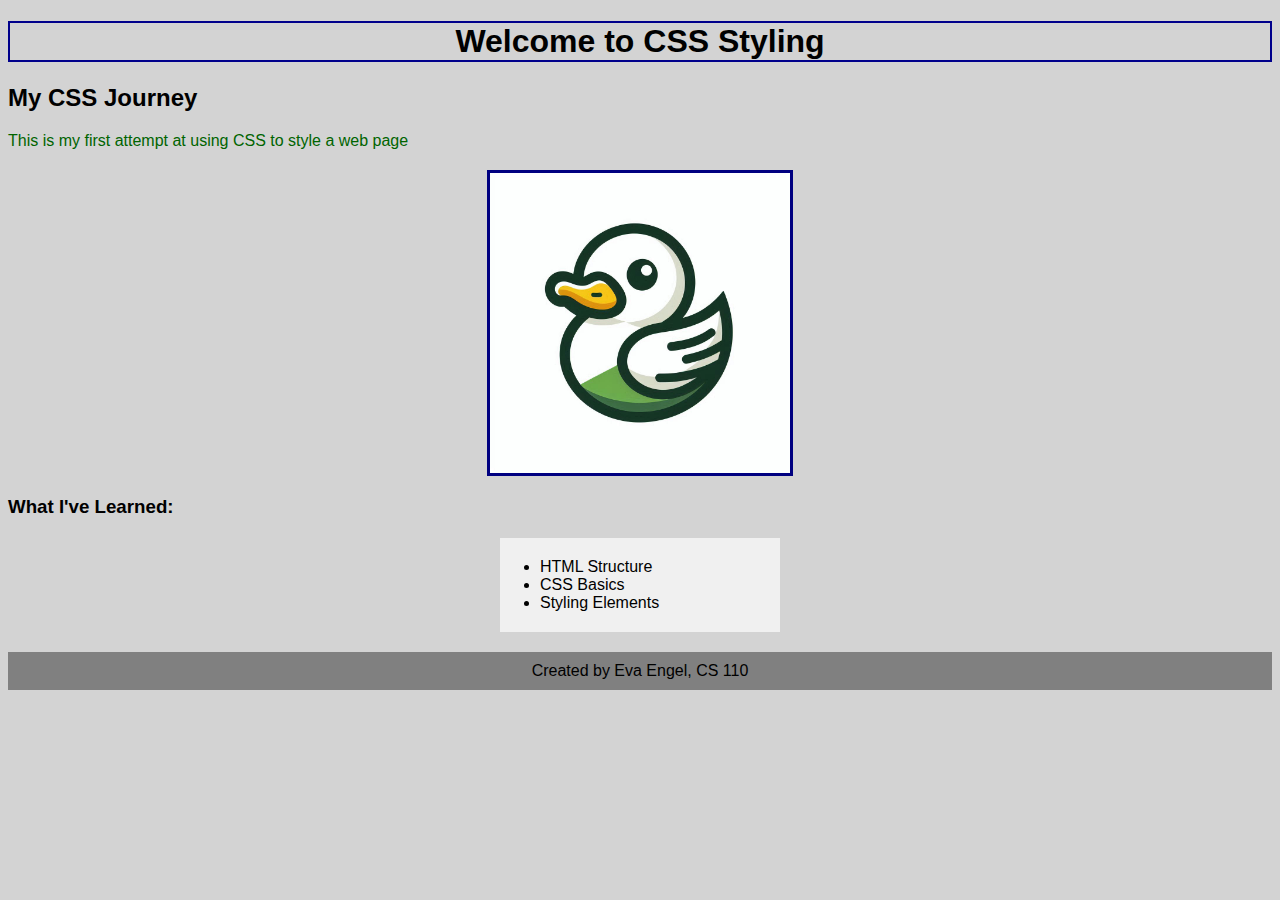
<file: Lab2/index.html>
<!DOCTYPE html>
<html lang="en">
<head>
    <meta charset="UTF-8">
    <meta name="viewport" content="width=device-width, initial-scale=1.0">
    <title>CSS Lab 2 - Getting Started with CSS </title>
    <link rel="stylesheet" href="style.css">

</head>
<body>
    <h1>Welcome to CSS Styling</h1>
    <h2>My CSS Journey</h2>
    <p>This is my first attempt at using CSS to style a web page</p>
    <img src="sample-image.png" alt="Sample Image"> 
    <h3>What I've Learned:</h3>
 <ul>
 <li>HTML Structure</li>
 <li>CSS Basics</li>
 <li>Styling Elements</li>
 </ul>

 <footer> Created by Eva Engel, CS 110</footer>
</body>
</html>
</file>
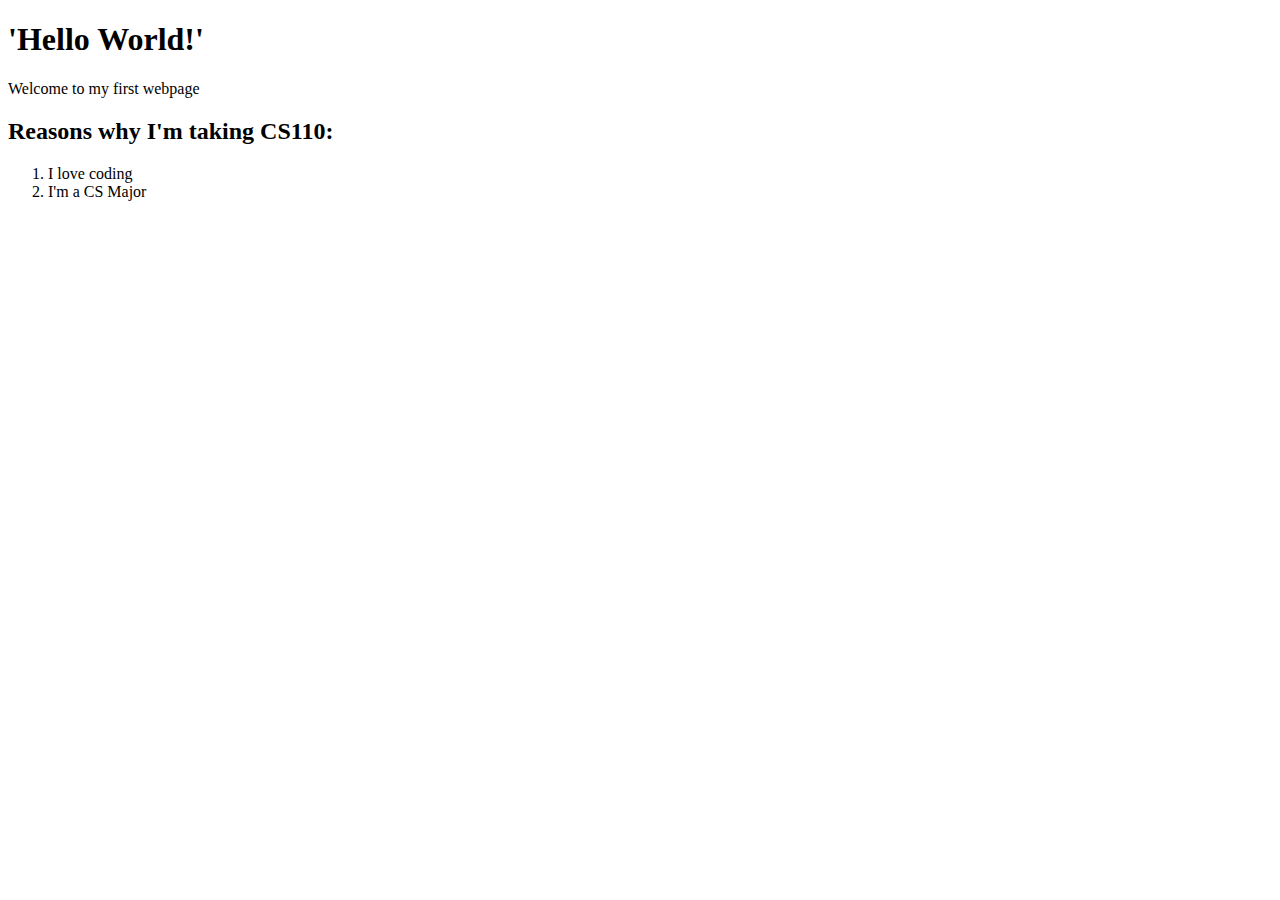
<file: Lab1/hello-world.html>
<!DOCTYPE html>
 <html lang="en">
 <head>
   <meta charset="utf-8">
   <title>An Interesting Title Goes Here</title>
<style>
   </style>
 </head>
 <body>
  <h1>'Hello World!'</h1>
  <p>Welcome to my first webpage </p>
  <h2>Reasons why I'm taking CS110:</h2>
  <ol>
    <li>I love coding </li>
    <li>I'm a CS Major</li>
  </ol>
</body>
</html>
</file>
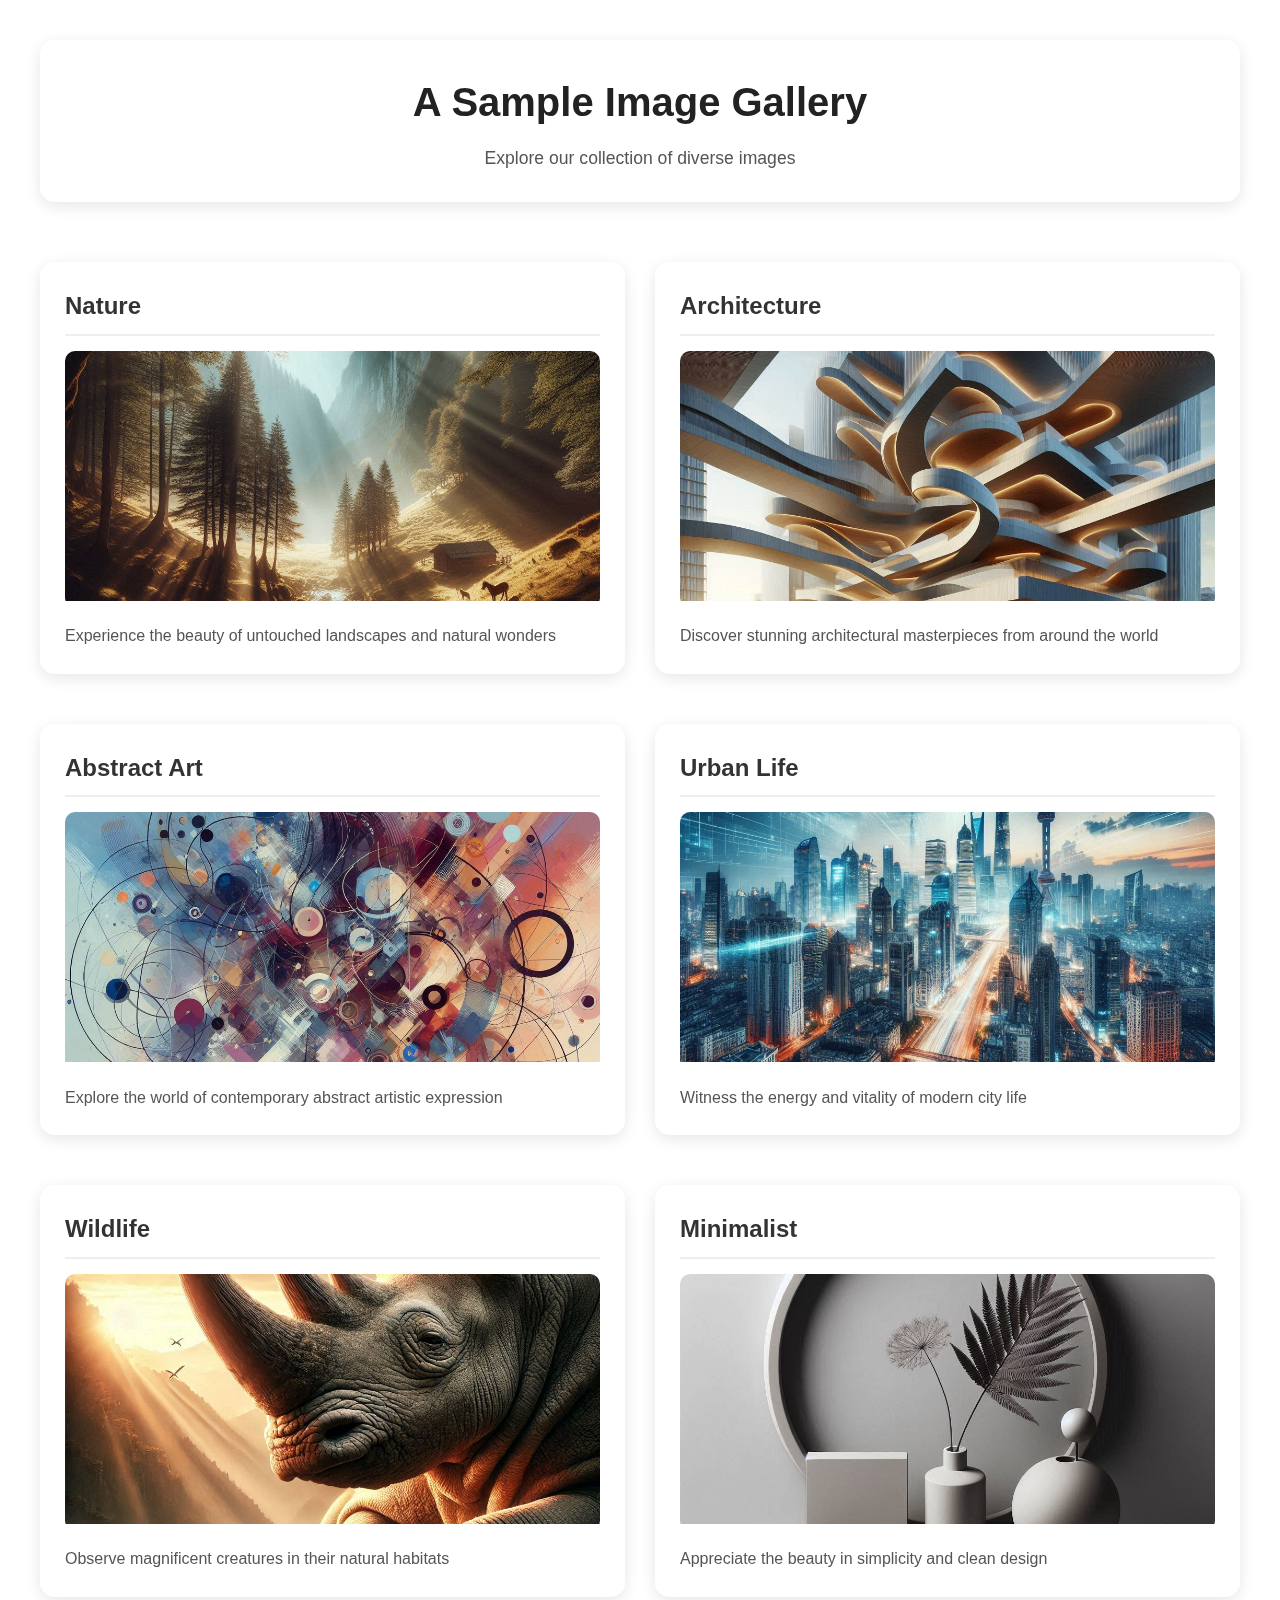
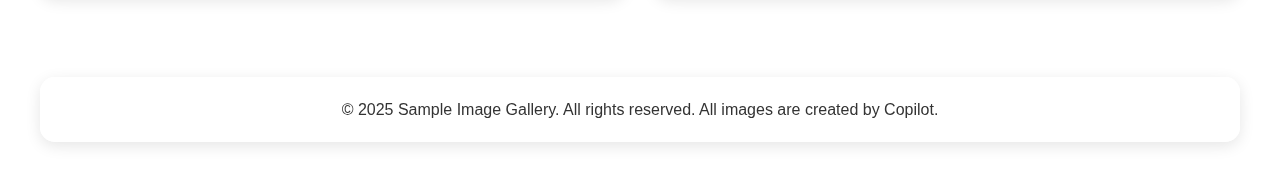
<file: Lab3/gallery.html>
<!DOCTYPE html>
<html lang="en">
<head>
    <meta charset="UTF-8">
    <meta name="viewport" content="width=device-width, initial-scale=1.0">
    <title>A Sample Image Gallery</title>
    <link rel="stylesheet" href="gallery-styles.css">
</head>
<body>
    <div class="container">
        <header>
            <h1>A Sample Image Gallery</h1>
            <p>Explore our collection of diverse images</p>
        </header>

        <section>
            <h2>Nature</h2>
            <div class="image-container">
                <a href="https://www.google.com/search?q=nature" target="_blank">
                    <img src="images/Nature.png"alt="Beautiful nature landscape">
                    </a>
            </div>
            <p>Experience the beauty of untouched landscapes and natural wonders</p>
        </section>

        <section>
            <h2>Architecture</h2>
            <div class="image-container">
                <a href="https://www.google.com/search?q=architecture" target="_blank">
                    <img src="images/Modern_architecture.png" alt="Beautiful nature landscape">
                </a>
            </div>
            <p>Discover stunning architectural masterpieces from around the world</p>
        </section>

        <section>
            <h2>Abstract Art</h2>
            <div class="image-container">
                <a href="https://www.google.com/search?q=abstrct+art" target="_blank">
                    <img src="images/Abstract_art.png" alt="Beautiful nature landscape">
                </a>
            </div>
            <p>Explore the world of contemporary abstract artistic expression</p>
        </section>

        <section>
            <h2>Urban Life</h2>
            <div class="image-container">
                <a href="https://www.google.com/search?q=urban+life" target="_blank">
                    <img src="images/Urban_cityscape.png" alt="Beautiful nature landscape">
                </a>
            </div>
            <p>Witness the energy and vitality of modern city life</p>
        </section>

        <section>
            <h2>Wildlife</h2>
            <div class="image-container">
                <a href="https://www.google.com/search?q=wildlife" target="_blank">
                    <img src="images/Wildlife_photography.png" alt="Beautiful nature landscape">
                </a>
            </div>
            <p>Observe magnificent creatures in their natural habitats</p>
        </section>

        <section>
            <h2>Minimalist</h2>
            <div class="image-container">
                <a href="https://www.google.com/search?q=minimalist" target="_blank">
                    <img src="images/Minimalist_composition.png" alt="Beautiful nature landscape">
                </a>
            </div>
            <p>Appreciate the beauty in simplicity and clean design</p>
        </section>

        <footer>
            <p>© 2025 Sample Image Gallery. All rights reserved. All images are created by Copilot.</p>
        </footer>
    </div>
</body>
</html>
</file>
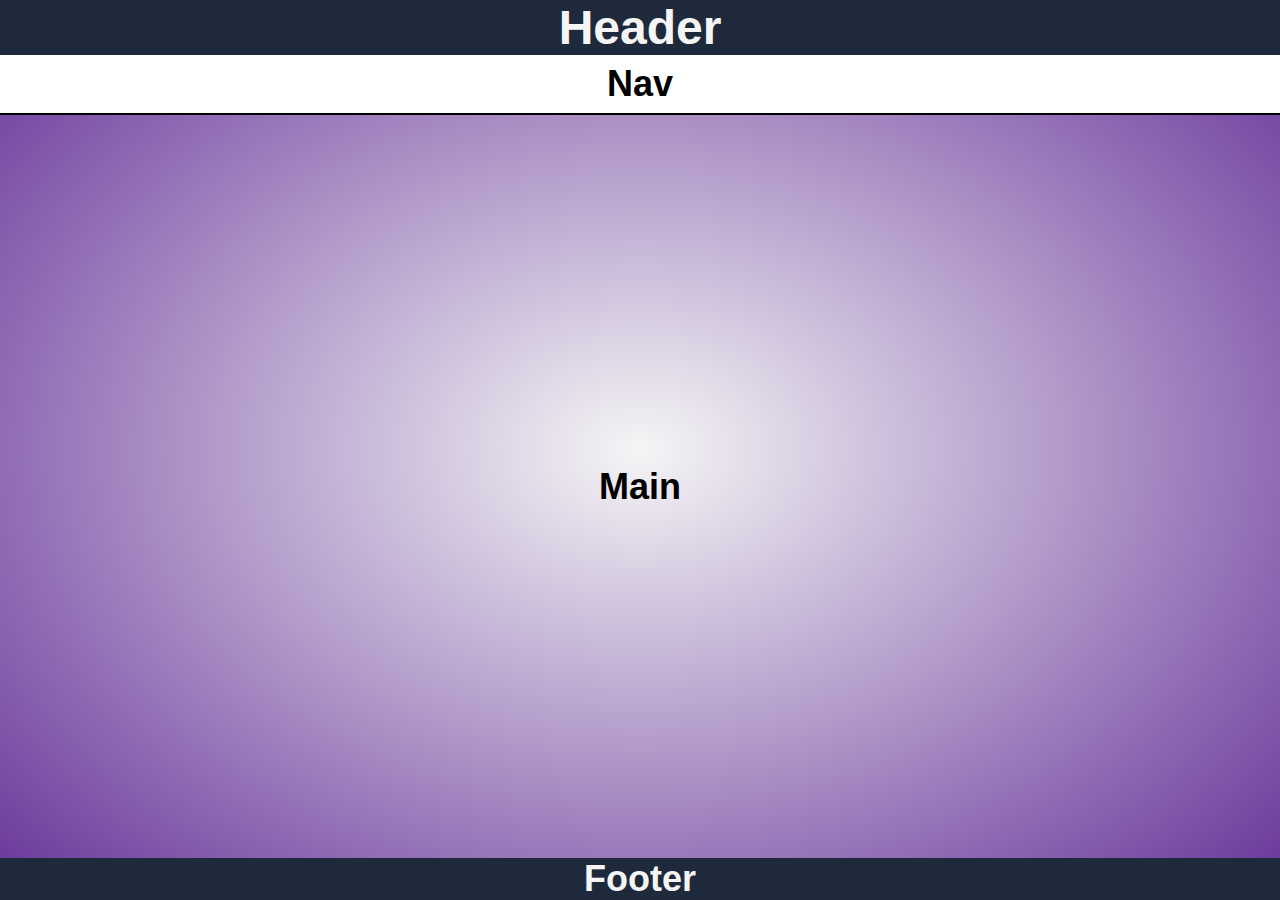
<file: Lab4/responsive_design.html>
<!DOCTYPE html>
<html lang="en">
    <head>
        <!-- Character encoding declaration - ensures proper text rendering -->
        <meta charset="UTF-8">
        
        <!-- Legacy Internet Explorer compatibility mode -->
        <meta http-equiv="X-UA-Compatible" content="IE=edge">
        
        <!-- VIEWPORT META TAG EXPLANATION -->
        <!-- This meta tag is crucial for responsive design -->
        <!-- width=device-width: Sets the width of the viewport to the device's screen width -->
        <!-- initial-scale=1.0: Sets the initial zoom level when the page is loaded -->
        <!-- Without this tag: -->
        <!-- - Mobile browsers might use a default viewport width (often 980px) -->
        <!-- - Media queries might not work as expected -->
        <!-- - Content might appear very small on mobile devices -->
        <!-- - Users would need to manually zoom to read content -->
        <meta name="viewport" content="width=device-width, initial-scale=1.0">
        
        <!-- Page title that appears in browser tab -->
        <title>CSS Media Queries</title>
        
        <!-- Link to external CSS file -->
        <!-- Using external CSS allows for better organization and caching -->
        <link rel="stylesheet" href="media_queries.css">
    </head>

    <body>
        <!-- Header section contains the site header and navigation -->
        <!-- Position: sticky will be applied to this via CSS -->
        <header>
            <h1>Header</h1>
            <!-- Navigation section - will be hidden/shown based on media queries -->
            <nav><h2>Nav</h2></nav>
        </header>

        <!-- Main content area -->
        <!-- Will flex-grow to fill available space between header and footer -->
        <main>
            <h2>Main</h2>
        </main>

        <!-- Footer section -->
        <!-- Position: sticky will be applied to this via CSS -->
        <footer>
            <h2>Footer</h2>
        </footer>
    </body>

</html>
</file>
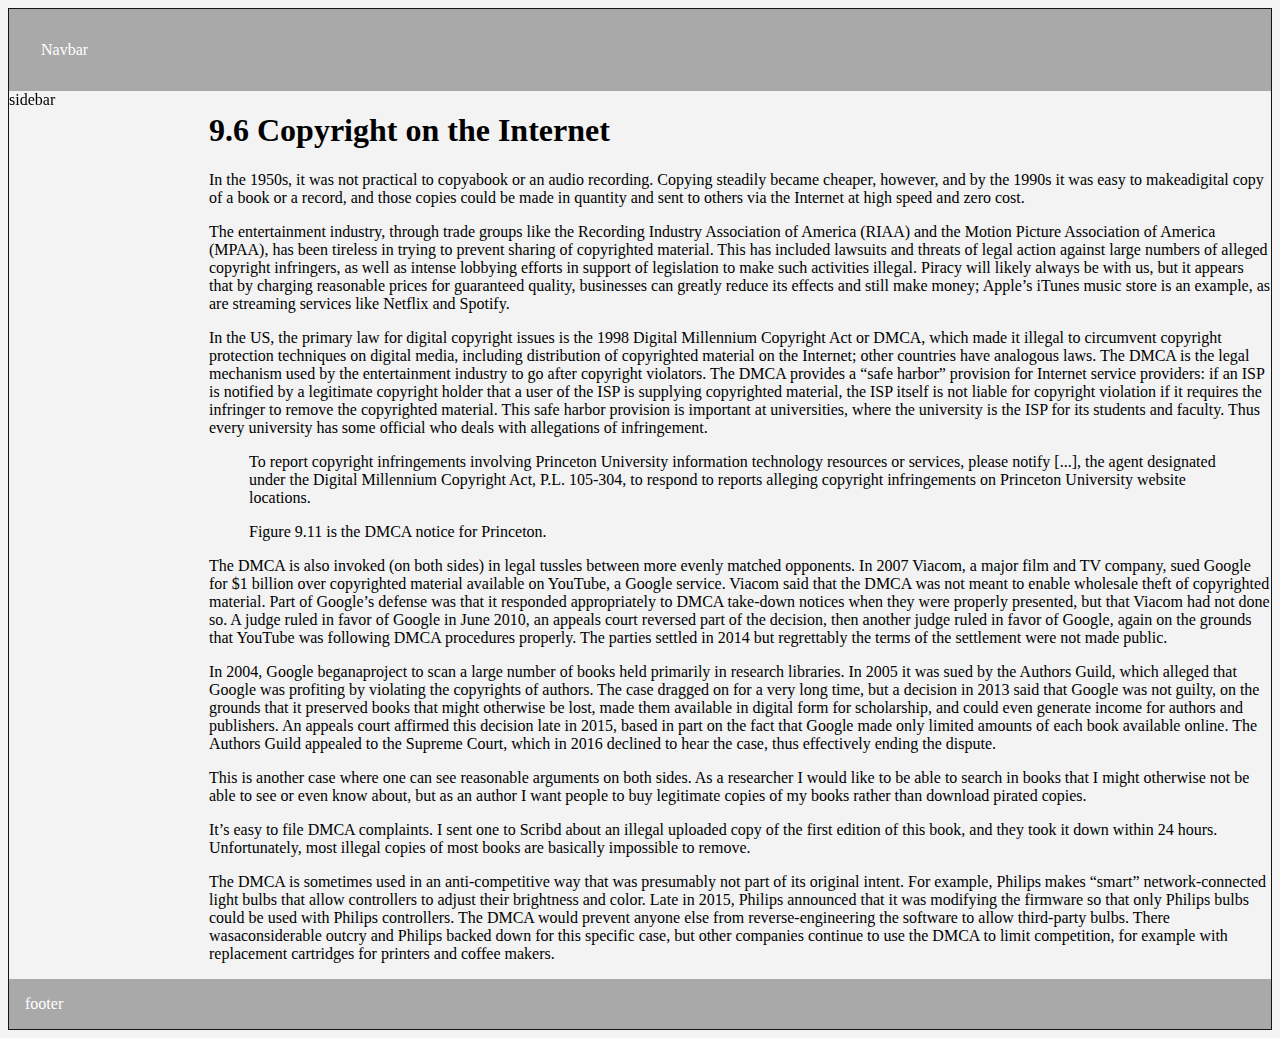
<file: Lab5/grid_layout.html>
<!DOCTYPE html>
<html lang="en">
    <head>
        <meta charset="UTF-8">
        <meta name="viewport" content="width=device-width, initial-scale=1.0">
        <title>Grid layout</title>
        <link rel="stylesheet" href="grid_layout.css">
    </head>
    <body> 

        <div class="nav">Navbar</div>
        <div class="sidebar">sidebar</div>
        <div class="main">
            <article>
                <h1>9.6 Copyright on the Internet</h1>
                <p>In the 1950s, it was not practical to copyabook or an 
                    audio recording. Copying steadily became cheaper, 
                    however, and by the 1990s it was easy to makeadigital 
                    copy of a book or a record, and those copies could be 
                    made in quantity and sent to others via the Internet 
                    at high speed and zero cost.
                </p>
                <p>
                    The entertainment industry, through trade groups like the 
                    Recording Industry Association of America (RIAA) and the 
                    Motion Picture Association of America (MPAA), has been 
                    tireless in trying to prevent sharing of copyrighted material. 
                    This has included lawsuits and threats of legal action against 
                    large numbers of alleged copyright infringers, as well as intense 
                    lobbying efforts in support of legislation to make such activities 
                    illegal. Piracy will likely always be with us, but it appears that 
                    by charging reasonable prices for guaranteed quality, businesses 
                    can greatly reduce its effects and still make money; Apple’s iTunes 
                    music store is an example, as are streaming services like Netflix and 
                    Spotify.  
                </p>
                <p>
                    In the US, the primary law for digital copyright issues is the 1998 
                    Digital Millennium Copyright Act or DMCA, which made it illegal to 
                    circumvent copyright protection techniques on digital media, 
                    including distribution of copyrighted material on the Internet; other 
                    countries have analogous laws. The DMCA is the legal mechanism used by 
                    the entertainment industry to go after copyright violators. The DMCA 
                    provides a “safe harbor” provision for Internet service providers: if 
                    an ISP is notified by a legitimate copyright holder that a user of the 
                    ISP is supplying copyrighted material, the ISP itself is not liable 
                    for copyright violation if it requires the infringer to remove the 
                    copyrighted material. This safe harbor provision is important at 
                    universities, where the university is the ISP for its students and faculty.
                    Thus every university has some official who deals with allegations 
                    of infringement.
                </p>
                <blockquote>
                    To report copyright infringements involving Princeton University information
                    technology resources or services, please notify [...], the agent designated under
                    the Digital Millennium Copyright Act, P.L. 105-304, to respond to reports
                    alleging copyright infringements on Princeton University website locations.
                </blockquote>
                <blockquote>Figure 9.11 is the DMCA notice for Princeton.</blockquote>
                <p>The DMCA is also invoked (on both sides) in legal tussles between more evenly
                    matched opponents. In 2007 Viacom, a major film and TV company, sued Google
                    for $1 billion over copyrighted material available on YouTube, a Google service.
                    Viacom said that the DMCA was not meant to enable wholesale theft of copyrighted
                    material. Part of Google’s defense was that it responded appropriately to DMCA
                    take-down notices when they were properly presented, but that Viacom had not done
                    so. A judge ruled in favor of Google in June 2010, an appeals court reversed part of
                    the decision, then another judge ruled in favor of Google, again on the grounds that
                    YouTube was following DMCA procedures properly. The parties settled in 2014 but
                    regrettably the terms of the settlement were not made public.
                </p>
                <p>
                In 2004, Google beganaproject to scan a large number of books held primarily in
                research libraries. In 2005 it was sued by the Authors Guild, which alleged that
                Google was profiting by violating the copyrights of authors. The case dragged on for
                a very long time, but a decision in 2013 said that Google was not guilty, on the
                grounds that it preserved books that might otherwise be lost, made them available in
                digital form for scholarship, and could even generate income for authors and publishers. 
                An appeals court affirmed this decision late in 2015, based in part on the fact that Google made only limited amounts of each book available online. The Authors
                Guild appealed to the Supreme Court, which in 2016 declined to hear the case, thus
                effectively ending the dispute.
                </p>
                <p>This is another case where one can see reasonable arguments on both sides. As a
                    researcher I would like to be able to search in books that I might otherwise not be
                    able to see or even know about, but as an author I want people to buy legitimate
                    copies of my books rather than download pirated copies.
                </p>
                <p>It’s easy to file DMCA complaints. I sent one to Scribd about an illegal uploaded
                copy of the first edition of this book, and they took it down within 24 hours. Unfortunately, most 
                illegal copies of most books are basically impossible to remove.
                </p>
                <p>The DMCA is sometimes used in an anti-competitive way that was presumably
                not part of its original intent. For example, Philips makes “smart” network-connected light 
                bulbs that allow controllers to adjust their brightness and color. Late in
                2015, Philips announced that it was modifying the firmware so that only Philips bulbs
                could be used with Philips controllers. The DMCA would prevent anyone else from
                reverse-engineering the software to allow third-party bulbs. There wasaconsiderable outcry and 
                Philips backed down for this specific case, but other companies continue to use the DMCA to limit competition, for example with replacement cartridges
                for printers and coffee makers. 
                </p>
            </article>
        </div>
        <div class="footer"> footer </div>

    </body>
</html>
</file>
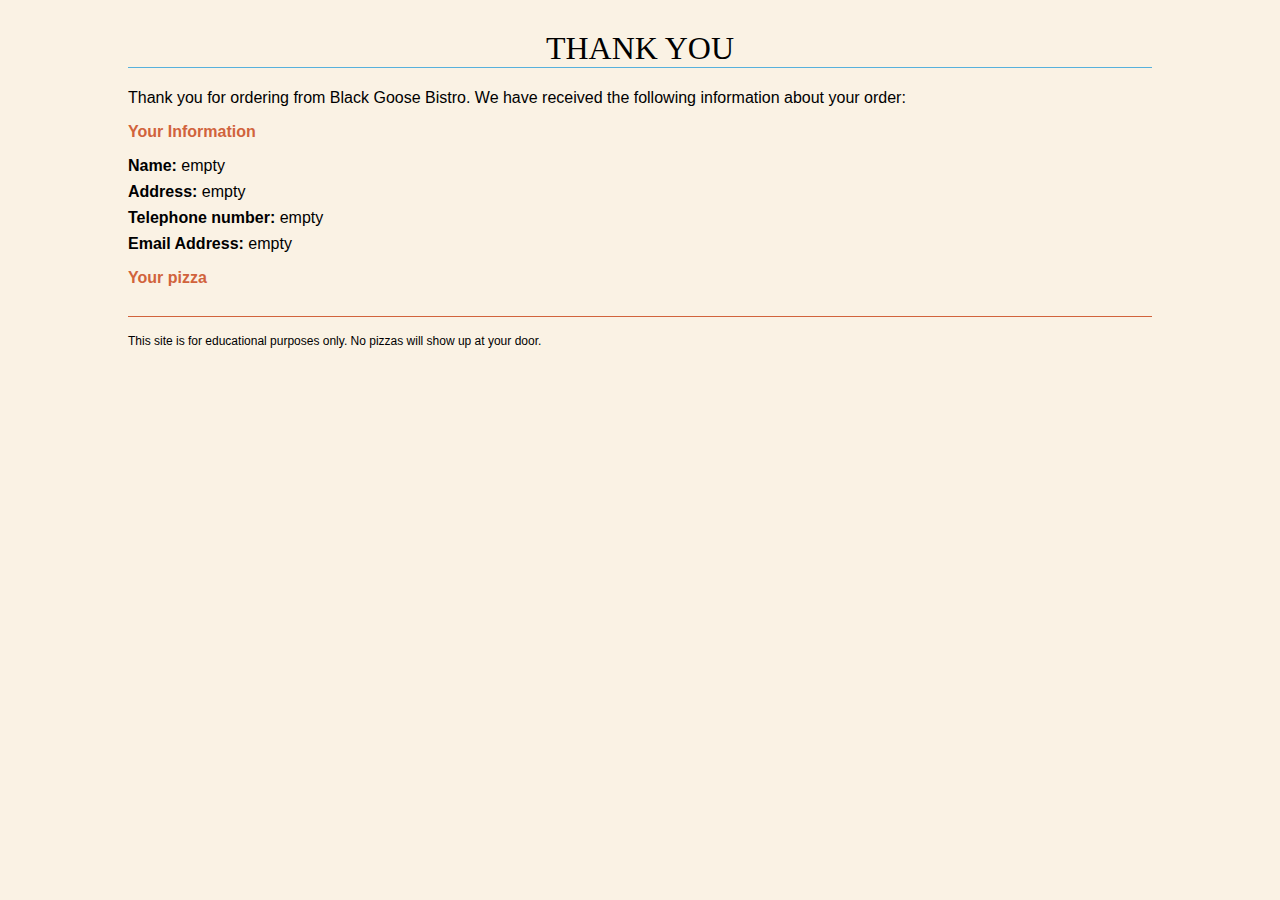
<file: Lab6/results_starter.html>
<!DOCTYPE html>
<html lang="en">
<head>
    <meta charset="utf-8">
    <title>Thank you for your order</title>
    <link rel="stylesheet" href="results-styles.css">
    <script>
    // Execute when the DOM is fully loaded
    window.onload = function() {
        // Create URL parameters object from current page URL
        const params = new URLSearchParams(window.location.search);
        
        // Helper function to safely get and display parameter values
        function displayParam(elementId, paramName) {
            const element = document.getElementById(elementId);
            const value = params.get(paramName);
            if (element) {
                element.textContent = value || 'empty';
            }
        }
        
        // Fill in customer information
        displayParam('customername', 'customername');
        displayParam('address', 'address');
        displayParam('telephone', 'telephone');
        displayParam('email', 'email');
        displayParam('instructions', 'instructions');
        
        // Fill in pizza specifications
        displayParam('crust', 'crust');
        displayParam('pizzas', 'pizzas');
        
        // Handle multiple toppings selections
        const toppingsElement = document.getElementById('toppings');
        if (toppingsElement) {
            const toppings = params.getAll('toppings');
            toppingsElement.textContent = toppings.length ? toppings.join(', ') : 'empty';
        }
    }
    </script>
</head>

<body>
<!-- Main heading -->
<h1>THANK YOU</h1>

<!-- Confirmation message -->
<p>Thank you for ordering from Black Goose Bistro. We have received the following information about your order:</p>

<!-- Customer information section -->
<h2>Your Information</h2>
<ul>
    <li><strong>Name:</strong> <span id="customername"></span></li>
    <li><strong>Address:</strong> <span id="address"></span></li>
    <li><strong>Telephone number:</strong> <span id="telephone"></span></li>
    <li><strong>Email Address:</strong> <span id="email"></span></li>
</ul>
<!-- Students need to fill out the display for the devlieray decription part -->

<!-- Pizza order details section -->
<h2>Your pizza</h2>
<!-- Students need to fill out the display for the pizza order details in a unorder lists with a specific ids -->

<!-- Disclaimer -->
<p class="disclaimer"><small>This site is for educational purposes only. No pizzas will show up at your door.</small></p>
</body>
</html>
</file>
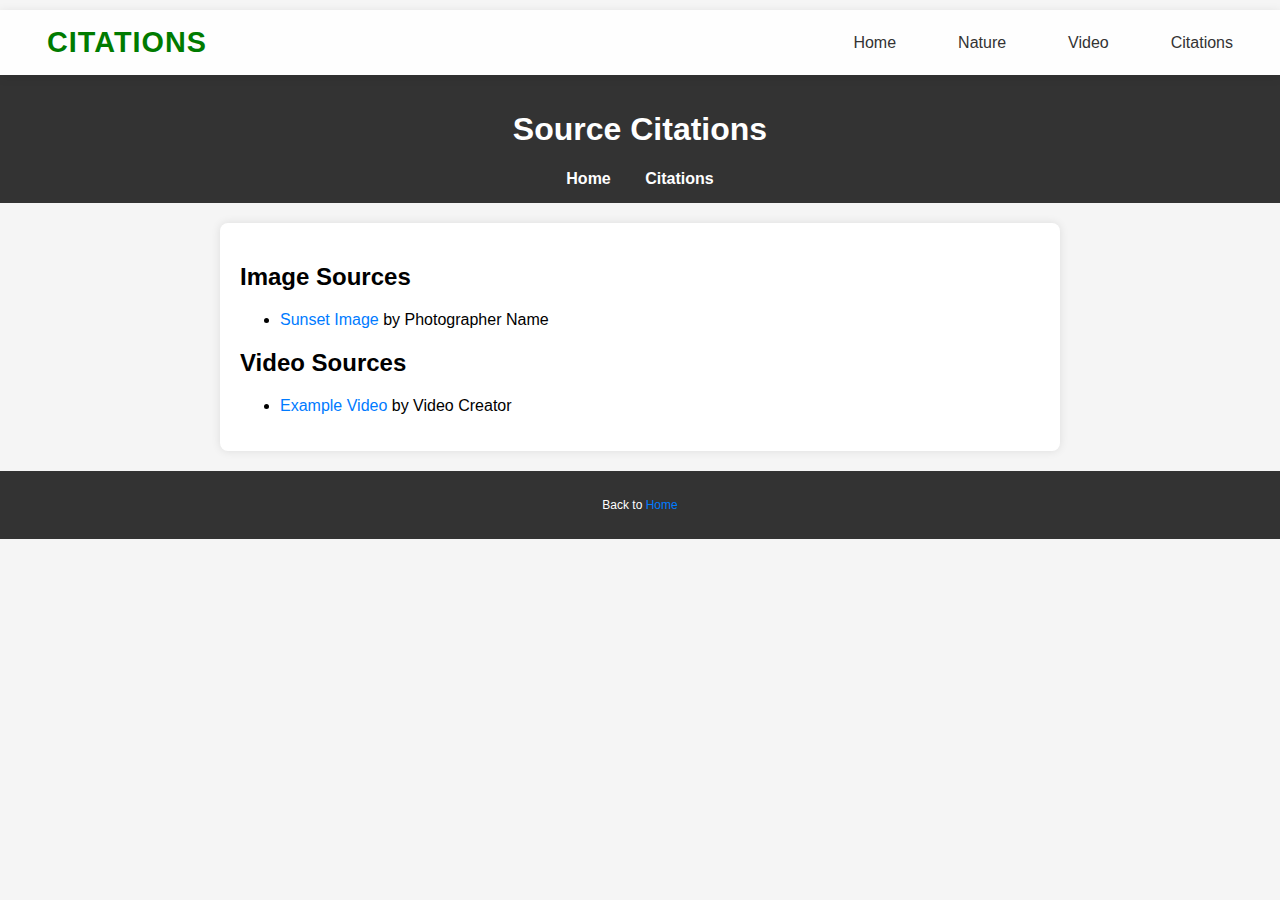
<file: Lab9/citations.html>
<!DOCTYPE html>
<html lang="en">
<head>
    <meta charset="UTF-8">
    <meta name="viewport" content="width=device-width, initial-scale=1.0">
    <title>Source Citations</title>
    <link rel="stylesheet" href="citations-styles.css">
</head>
<body>

    <nav class="navbar">
        <a href="index.html" class="logo">CITATIONS</a>
        <div class="nav-links" id="navLinks">
        <a href="index.html">Home</a>
        <a href="#image-sources">Nature</a>
        <a href="#video-sources">Video</a>
        <a href="citations.html">Citations</a>
        </div>
        <button class="mobile-menu-btn" onclick="toggleMenu()">☰</button>
       </nav>
    <header>
        <h1>Source Citations</h1>
        <nav>
            <a href="index.html">Home</a>
            <a href="citations.html">Citations</a>
        </nav>
    </header>

    <main>
        <section id="image-sources">
            <h2>Image Sources</h2>
            <ul>
                <li><a href="https://example.com/" target="_blank">Sunset Image</a> by Photographer Name</li>
            </ul>
        </section>

        <section id="video-sources">
            <h2>Video Sources</h2>
            <ul>
                <li><a href="https://example.com/" target="_blank">Example Video</a> by Video Creator</li>
            </ul>
        </section>
    </main>

    <footer>
        <p>Back to <a href="index.html">Home</a></p>
    </footer>

</body>
</html>
</file>
<file: Lab2/style.css>
body {
    background-color: lightgrey;
    font-family: Arial, sans-serif;
   }
   h1 {
    text-align: center;
    border: 2px solid darkblue;
   }
   p {
    color: darkgreen;
    font-size: 16px;
   }
   p:hover {
    color: darkblue;
   }

   img {
    max-width: 300px;
    display: block;
    margin: 20px auto;
    border: 3px solid navy;
   }
   ul {
    background-color: #f0f0f0;
    padding: 20px 40px;
    width: 200px;
    margin: 20px auto;
   }

   footer{
    background-color: gray;
    text-align: center;
    padding: 10px;
    margin-top: 20px;
   }
</file>
<file: Lab5/grid_layout.css>
body {
    display: grid;
    grid-template-columns: 1fr 1fr; /* Two equal columns */


    border: 1px solid rgb(22, 21, 21);
    background: rgba(137, 135, 135, 0.1);
   }  

   body {
    display: grid;
    grid-template-columns: 1fr 1fr;
    grid-template-areas:
    "navbar navbar" /* Navbar spans full width */
    "sidebar main" /* Sidebar left, main content right */
    "sidebar main" /* Repeated for height */
    "footer footer" /* Footer spans full width */
   }

   .nav {
    grid-area: navbar;
   }
   .sidebar {
    grid-area: sidebar;
   }
   .main {
    grid-area: main;
   }
   .footer {
    grid-area: footer;
   }

   body {
    display: grid;
    grid-template-columns: 200px 1fr;
    grid-template-areas:
    "navbar navbar"
    "sidebar main"
    "sidebar main"
    "footer footer"
   }

   body {
    min-height: 100vh; /* 100vh = 100% of viewport height */
    display: grid;
    grid-template-columns: 200px 1fr;
    grid-template-rows: auto 1fr auto; 
    grid-template-areas:
    "navbar navbar"
    "sidebar main"
    "sidebar main"
    "footer footer"
   }

   .nav {
    grid-area: navbar;
    background-color: darkgray;
    color: white;
    padding: 2em; /* 2em = 2x font size for more spacious header */
   }
   .footer {
    grid-area: footer;
    background-color: darkgray;
    color: white;
    padding: 1em; /* 1em = 1x font size for standard footer spacing */
   }

   .nav {
    position: sticky;
    top: 0;
    grid-area: navbar;
    background-color: darkgray;
    color: white;
    padding: 2em;
    z-index: 1000; /* Ensures the navbar stays above other content */
} 

.sidebar {
    top: 0;
    position: sticky;
    grid-area: sidebar;
   }

   .sidebar {
    top: 0;
    position: sticky;
    align-self: start;
    grid-area: sidebar;
   }

   .sidebar {
    top: 84px; /* Navbar height from Chrome Dev Tools */
    position: sticky;
    align-self: start;
    grid-area: sidebar;
   }

   .sidebar {
    height: calc(100vh - 136px); /* Subtract navbar (84px) and footer (52px)
   */
    top: 84px;
    position: sticky;
    align-self: start;
    grid-area: sidebar;
   }

   @media (max-width: 768px) {
    /* Change from two columns (200px 1fr) to single column */
    body {
    grid-template-columns: 1fr; /* Single column taking full width */
    }
    .nav {
    display: none;
    }
    .sidebar {
    display: none;
    }
    .footer {
    display: none;
    }
   }
</file>
<file: Lab6/results-styles.css>
/* results.css - Styles for the order confirmation page */

/* Base page layout */
body {  
    background-color: #faf2e4;
    margin: 0 10%;
    font-family: sans-serif;
}

/* Header styling */
h1 {
    text-align: center;
    font-family: serif;
    font-weight: normal;
    text-transform: uppercase;
    border-bottom: 1px solid #57b1dc;
    margin-top: 30px;
}

/* Subheading style */
h2 {
    color: #d1633c;
    font-size: 1em;
}

/* Remove default list styling */
ol, ul { 
    list-style-type: none;
    padding-left: 0;
}

/* Order information spacing */
ul li {
    margin: 0.5em 0;
}

/* Disclaimer styling */
p.disclaimer { 
    border-top: 1px solid #d1633c; 
    padding-top: 1em;
    font-size: 0.9em;
    margin-top: 2em;
}
</file>
<file: Lab9/citations-styles.css>
body {
    font-family: Arial, sans-serif;
    margin: 0;
    padding: 0;
    background-color: #f5f5f5;
}

header {
    background-color: #333;
    color: white;
    padding: 15px;
    text-align: center;
}

nav {
    margin-top: 10px;
}

nav a {
    color: white;
    margin: 0 15px;
    text-decoration: none;
    font-weight: bold;
}

a:visited {
    color: #7b7676; /* Light gray or any other light color */
}

a {
    color: #007bff; /* Default link color (blue) */
    text-decoration: none;
}

a:visited {
    color: #bbbbbb; /* Light gray for visited links */
}

a:hover {
    color: #ff8800; /* Change color on hover (orange) */
    text-decoration: underline;
}

a:active {
    color: #ff0000; /* Change color when clicked (red) */
}


main {
    max-width: 800px;
    margin: 20px auto;
    padding: 20px;
    background-color: white;
    box-shadow: 0px 0px 10px rgba(0, 0, 0, 0.1);
    border-radius: 8px;
}

.home {
    text-align: center;
}

figure {
    text-align: center;
}

img {
    max-width: 60%;
    height: auto;
    border-radius: 8px;
}

figcaption {
    font-size: 14px;
    margin-top: 5px;
}

.image-container {
    position: relative;
    display: inline-block;
    max-width: 60%;
    margin: 0 auto;
}

.image-overlay {
    position: absolute;
    top: 0;
    left: 0;
    width: 100%;
    height: 100%;
    background-color: rgba(0, 0, 0, 0.7);
    color: white;
    display: flex;
    justify-content: center;
    align-items: center;
    opacity: 0;
    transition: opacity 0.3s ease;
    border-radius: 8px;
}

.image-container:hover .image-overlay {
    opacity: 1;
}

.overlay-text {
    padding: 20px;
    text-align: center;
}

.overlay-text a {
    color: white;
    text-decoration: underline;
}

/* img selector */
.image-container img {
    max-width: 100%;
    height: auto;
    border-radius: 8px;
    display: block;
}

iframe {
    display: block;
    max-width: 100%;
    margin: 10px auto;
    align-items: center;
    border-radius: 8px;
}

footer {
    text-align: center;
    padding: 15px;
    background-color: #333;
    color: white;
    font-size: 12px;
    margin-top: 20px;
}

.navbar {
    position: sticky;
    top: 0;
    display: flex;
    justify-content: space-between;
    align-items: center;
    padding: 1rem 2rem;
    background-color: rgba(255, 255, 255, 0.9);
    box-shadow: 0 2px 10px rgba(0, 0, 0, 0.1);
    z-index: 1000;
   }

   .logo {
    font-size: 1.8rem;
    font-weight: bold;
    color: #007b00;
    text-decoration: none;
    letter-spacing: 1px;
   }
   
   .nav-links {
    display: flex;
    gap: 2rem;
   }
   .nav-links a {
    color: #333;
    text-decoration: none;
    font-weight: 500;
    transition: color 0.3s ease;
   }
   .nav-links a:hover {
    color: #007b00;
   }
   
   .mobile-menu-btn {
    display: none;
    background: none;
    border: none;
    font-size: 1.5rem;
    cursor: pointer;
    color: #333;
   }
   
   @media (max-width: 768px) {
    .nav-links {
    position: fixed;
    top: 70px;
    right: -100%;
    flex-direction: column;
    background: white;
    width: 70%;
    height: 100vh;
    padding: 2rem;
    box-shadow: -2px 0 5px rgba(0, 0, 0, 0.1);
    transition: right 0.3s ease;
    gap: 1rem;
    }
   
    .nav-links.active {
    right: 0;
    }
   
    .mobile-menu-btn {
    display: block;
    }
   }
</file>
<file: Lab3/gallery-styles.css>
/* Reset default styles and set base font */
* {
    margin: 0;
    padding: 0;
    box-sizing: border-box;
    font-family: 'Arial', sans-serif;
}

/* Body styles with overlay setup */
body {
    line-height: 1.6;               /* Improves text readability */
    color: #333;                    /* Default text color */
    padding: 40px 20px;            /* Spacing around content */
    min-height: 100vh;             /* Minimum full viewport height */
    position: relative;            /* Required for pseudo-element positioning */
}

/* Semi-transparent overlay for better text readability */
body::before {
    content: '';
    position: fixed;               /* Fixed position covers entire viewport */
    top: 0;
    left: 0;
    width: 100%;
    height: 100%;
    background: rgba(255, 255, 255, 0.9);  /* White overlay with 90% opacity */
    z-index: -1;                  /* Places overlay behind content */
}

/* Header section styling */
header {
    width: 100%;                  /* Full width of container */
    text-align: center;           /* Centers text content */
    margin-bottom: 30px;          /* Space below header */
    padding: 30px;                /* Internal spacing */
    background: rgba(255, 255, 255, 0.95);  /* Semi-transparent background */
    border-radius: 15px;          /* Rounded corners */
    box-shadow: 0 4px 15px rgba(0, 0, 0, 0.1);  /* Subtle shadow effect */
    backdrop-filter: blur(50px);   /* Frosted glass effect */
}

/* Header title styling */
header h1 {
    font-size: 2.5em;             /* Large title size */
    color: #222;                  /* Dark text color */
    margin-bottom: 10px;          /* Space below title */
}

/* Header subtitle styling */
header p {
    font-size: 1.1em;             /* Slightly larger than normal text */
    color: #555;                  /* Medium gray text */
}

/* Main container for gallery content */
.container {
    max-width: 1200px;            /* Limits width on large screens */
    margin: 0 auto;               /* Centers container horizontally */
    display: flex;                /* Enables flexbox layout */
    flex-wrap: wrap;           /* Allows items to wrap onto multiple lines */
    gap: 30px;                    /* Space between grid items */
    justify-content: space-between; /* Distributes space between items */
}

/* Individual gallery section styling */
section {
    flex: 1 1 calc(50% - 20px);   /* Flex grow/shrink and basis for two columns */
    min-width: 300px;             /* Minimum width before wrapping */
    margin-bottom: 20px;          /* Space below sections */
    padding: 25px;                /* Internal spacing */
    border-radius: 15px;          /* Rounded corners */
    background: rgba(255, 255, 255, 0.95);  /* Semi-transparent background */
    box-shadow: 0 4px 15px rgba(0, 0, 0, 0.1);  /* Initial shadow state */
    transition: transform 0.3s ease, box-shadow 0.3s ease;  /* Smooth transitions for hover effects */
    backdrop-filter: blur(5px);   /* Frosted glass effect */
}

/* Hover effect for sections */
/* please add the effect here */
      /* Slight upward movement */
      /* Enhanced shadow on hover */


/* Section heading styling */
section h2 {
    font-size: 1.5em;             /* Heading size */
    color: #333;                  /* Dark text color */
    margin-bottom: 15px;          /* Space below heading */
    border-bottom: 2px solid #eee; /* Subtle bottom border */
    padding-bottom: 8px;          /* Space between text and border */
}

/* Image container styling */
.image-container {
    position: relative;           /* Required for overflow control */
    overflow: hidden;             /* Clips image zoom effect */
    border-radius: 10px;          /* Rounded corners for images */
    margin-bottom: 15px;          /* Space below images */
}

/* Image styling */
.image-container img {
    width: 100%;                  /* Full width of container */
    height: 250px;                /* Fixed height for consistency */
    object-fit: cover;            /* Maintains aspect ratio while filling container */
    transition: transform 0.3s ease;  /* Smooth zoom transition */
}

/* Image hover zoom effect */
/* please add the effect here */

/* Section paragraph styling */
section p {
    font-size: 1em;               /* Standard text size */
    color: #555;                  /* Medium gray text */
    line-height: 1.6;             /* Comfortable line spacing */
}

/* Footer styling */
footer {
    width: 100%;                  /* Full width of container */
    text-align: center;           /* Centers text content */
    margin-top: 30px;             /* Space above footer */
    padding: 20px;                /* Internal spacing */
    background: rgba(255, 255, 255, 0.95);  /* Semi-transparent background */
    border-radius: 15px;          /* Rounded corners */
    box-shadow: 0 4px 15px rgba(0, 0, 0, 0.1);  /* Subtle shadow */
    backdrop-filter: blur(5px);   /* Frosted glass effect */
}

/* Responsive design for smaller screens */
@media (max-width: 768px) {
    body {
        padding: 20px 10px;        /* Reduced padding on mobile */
    }

    section {
        flex: 1 1 100%;           /* Full width sections on mobile */
    }

    header h1 {
        font-size: 2em;           /* Smaller title on mobile */
    }

    .image-container {
        height: auto;             /* Flexible height for images on mobile */
    }
}
</file>
<file: Lab4/media_queries.css>
/* || RESET */
/* Universal selector (*) targets all elements */
/* This is a simple CSS reset to remove default margins and padding */
* {
  margin: 0;
  padding: 0;
  /* box-sizing: border-box includes padding and border in element's total width/height */
  box-sizing: border-box;
}

/* || GENERAL STYLES */
/* Base styles that apply before any media queries */
body {
  /* Font shorthand: size family */
  font: 1.5rem "Arial", sans-serif;
  /* Ensures body takes up at least the full viewport height */
  min-height: 100vh;

  /* Background styling */
  background-color: #475569;
  /* Radial gradient creates a spotlight effect */
  background-image: radial-gradient(whitesmoke, #475569);
  /* Flex container setup for sticky footer pattern */
  display: flex;
  /* default is row, which was what you saw in lab 3 stater code */
  flex-direction: column;
}

/* Common grid layout for major sections */
/* Using grid for centered content alignment */
header, nav, main, footer {
  display: grid;
  /* place-content centers both horizontally and vertically */
  place-content: center;
  /* Single column grid */
  grid-template-columns: 100%;
  text-align: center;
}

/* Common styles for header and footer */
header, footer {
  /* position: sticky enables sticky positioning */
  /* https://www.w3schools.com/css/css_positioning.asp */
  position: sticky;
  background-color: #1E293B;
  color: whitesmoke;
}

/* Header specific styles */
header {
  /* Sticks to top of viewport */
  top: 0;
}

/* Navigation styles */
nav {
  background-color: #fff;
  color: #000;
  padding: 0.5rem;
  /* Adds visual separation */
  border-bottom: 2px solid #000;
}

/* Main content area */
main {
  /* flex-grow: 1 allows main to take up remaining space */
  /* This creates a sticky footer effect */
  flex-grow: 1;
}

/* Footer specific styles */
footer { 
  /* Sticks to bottom of viewport */
  bottom: 0;
}

/* || MEDIA QUERIES */
/* Each media query targets specific screen sizes */

/* || SMALL */
@media screen and (max-width: 575px) {
  body {
  background-color: green;
  background-image: radial-gradient(whitesmoke, green)
  }
  nav {
  display: none;
  }
 }



/* || MEDIUM */
@media screen and (min-width: 576px) {
  body {
  background-color: gold;
  background-image: radial-gradient(whitesmoke, gold)
  }
 }

/* || LARGE */
@media screen and (min-width: 768px) {
  body {
  background-color: firebrick;
  background-image: radial-gradient(whitesmoke, firebrick)
  }
 }


/* || XL */
@media screen and (min-width: 992px) {
  body {
  background-color: rebeccapurple;
  background-image: radial-gradient(whitesmoke, rebeccapurple)
  }
 }


/* || MOBILE DEVICE LANDSCAPE */
@media screen and (max-height: 425px) and (min-aspect-ratio: 7/4) {
  body {
  background-color: dodgerblue;
  background-image: radial-gradient(whitesmoke, dodgerblue)
  }
  h1, h2 {
  font-size: 1.5rem;
  }
  nav {
  display: none;
  }
 }
</file>
